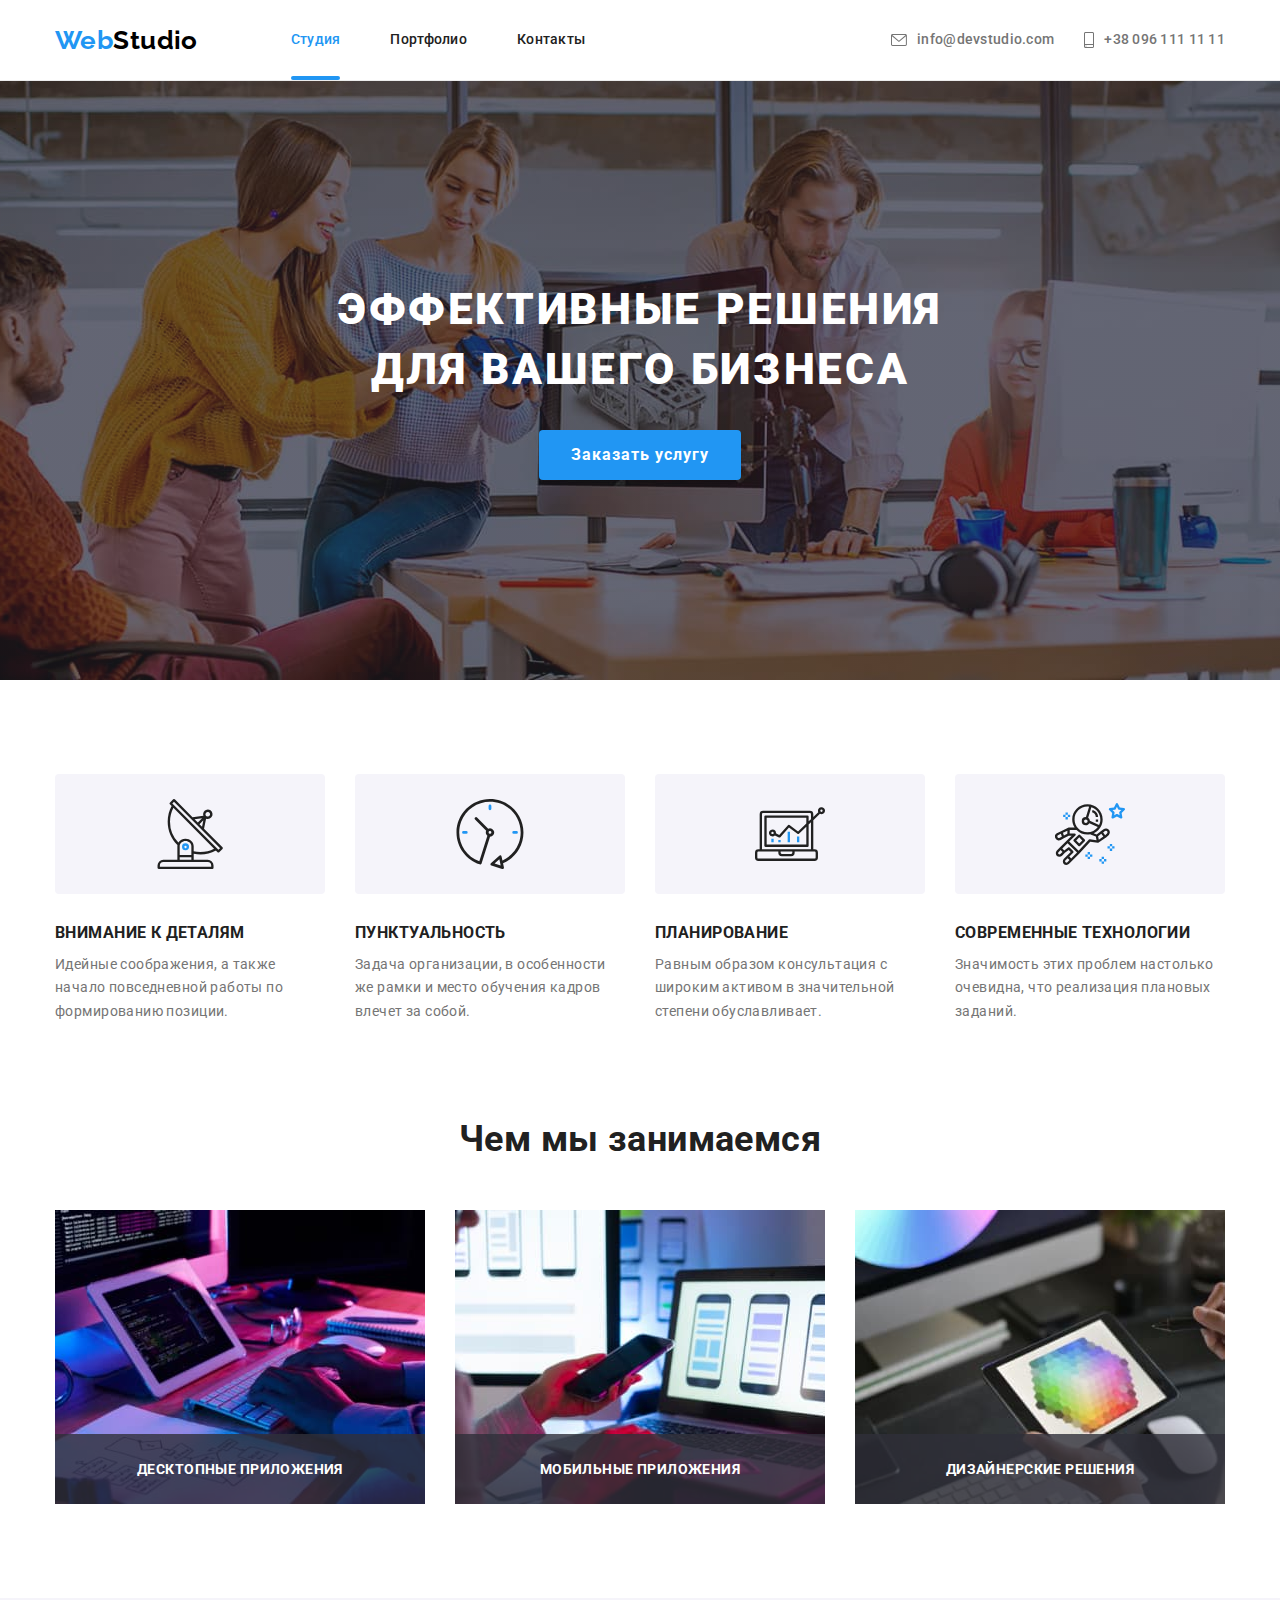
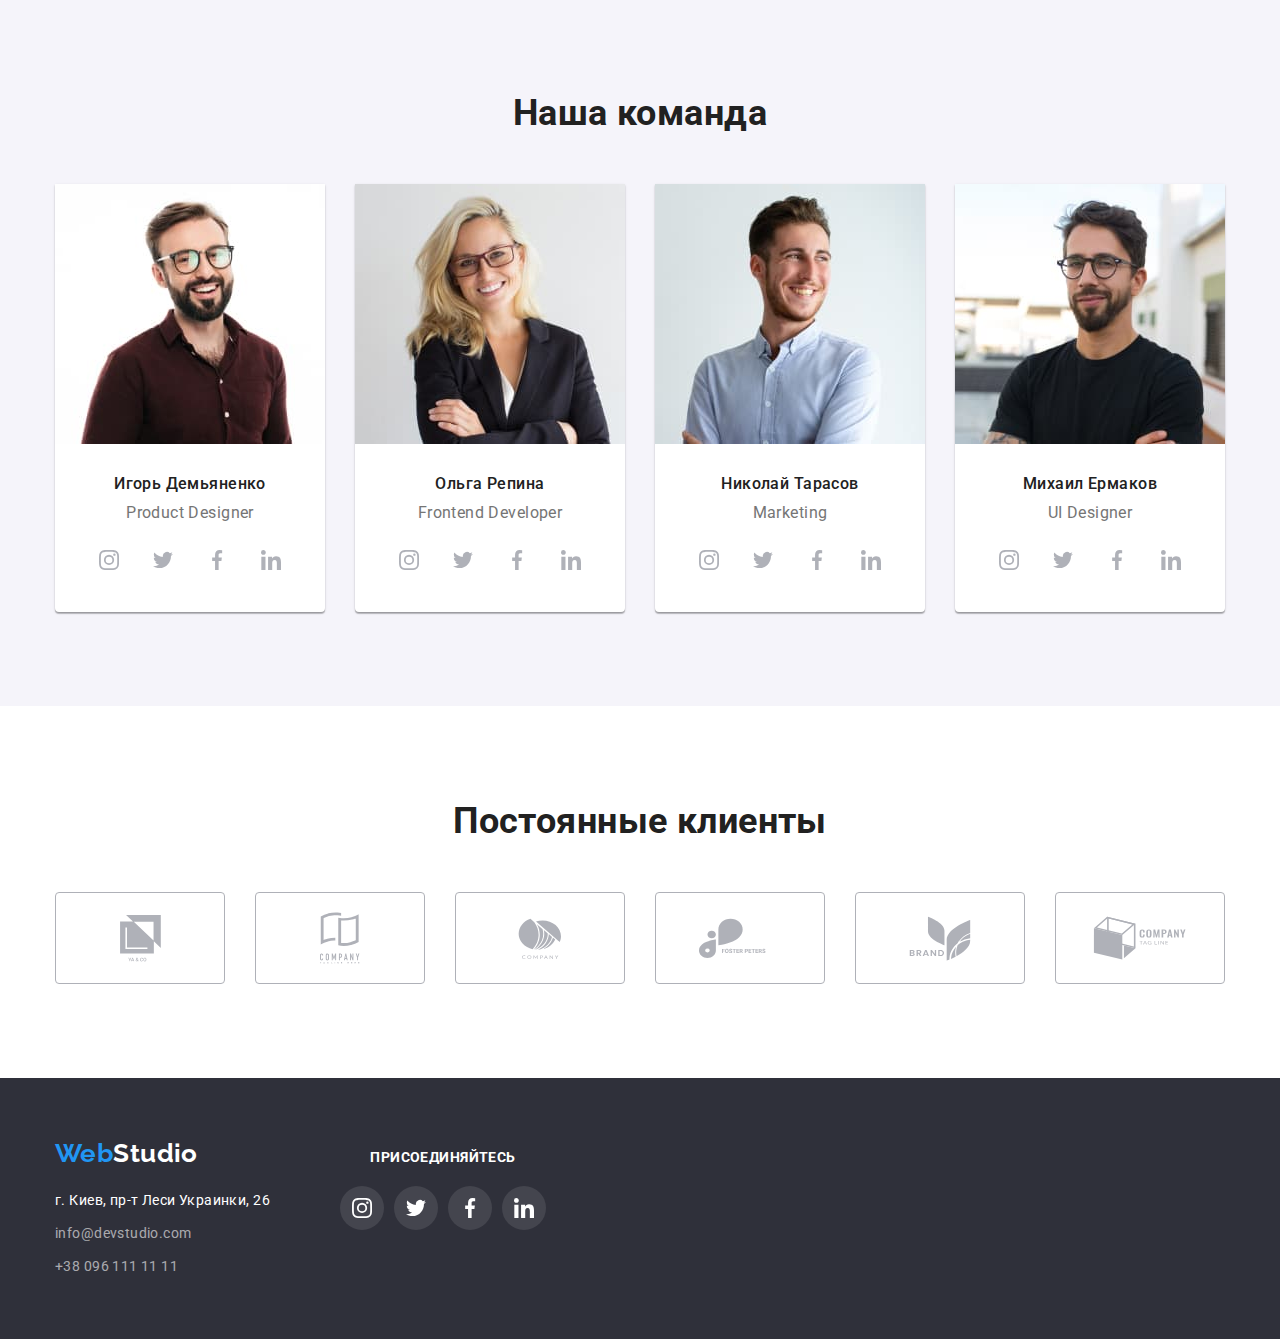
<file: index.html>
<!DOCTYPE html>
<html lang="ru">
    <head>
        <meta charset="UTF-8">
        <meta http-equiv="X-UA-Compatible" content="IE=edge">
        <meta name="viewport" content="width=device-width, initial-scale=1.0">
        <title>Document</title> 

        <link rel="preconnect" href="https://fonts.gstatic.com" />
        <link 
            href="https://fonts.googleapis.com/css2?family=Raleway:wght@700&family=Roboto:wght@400;500;700;900&display=swap"
            rel="stylesheet" />
        <link rel="stylesheet" href="https://cdnjs.cloudflare.com/ajax/libs/modern-normalize/1.0.0/modern-normalize.min.css" />
        <link rel="stylesheet" href="./css/styles.css" />
    </head>

  
    <body>
        <!-- Шапка -->
        <header class="page-header">
            <div class="container header">
                <nav class="header-links"> 
                    <!-- Логотип, название сайта и ссылка на Главную-->
                    <a class="logo" href="/">
                        Web<span class="logo-part">Studio</span>
                    </a>

                    <!-- Навигация в шапке -->
                    <ul class="site-nav list"> 
                        <li class="item"><a href="./index.html" class="link current">Студия</a></li>
                        <li class="item"><a href="./portfolio.html" class="link">Портфолио</a></li>
                        <li class="item"><a href="./contacts.html" class="link">Контакты</a></li>
                    </ul>
                </nav>

                <ul class="contacts list">
                    <li class="item">
                        <a href="mailto:info@devstudio.com" class="link">
                            <svg class="icon envelope" width="16" height="12">
                                <use href="./images/icons.svg#envelope"></use>
                            </svg>
                            info@devstudio.com
                        </a>
                    </li>
                    <li class="item">
                        <a href="tel:+380961111111" class="link">
                            <svg class="icon smartphone" width="10" height="16">
                                <use href="./images/icons.svg#smartphone"></use>
                            </svg>
                            +38 096 111 11 11
                        </a>
                    </li>
                </ul>
            </div>
        </header>

        <main>
            <!-- Баннер -->
            <section class="banner">
                <h1 class="banner-title">ЭФФЕКТИВНЫЕ РЕШЕНИЯ<br />ДЛЯ ВАШЕГО БИЗНЕСА</h1>
                <button data-modal-open type="button" class="buttons banner-button">Заказать услугу</button>
            </section>

            <!-- Особенности -->
            <section class="section">
                <div class="container">
                    <ul class="features list">
                        <li class="item">
                            <div class="features-icons">
                                <svg class="icon" width="70" height="70">
                                    <use href="./images/icons.svg#antenna"></use>
                                </svg>
                            </div>
                            <h3 class="features-title">ВНИМАНИЕ К ДЕТАЛЯМ</h3>
                            <p class="features-text">Идейные соображения, а также начало повседневной работы по формированию позиции.</p>
                        </li>
                        <li class="item">
                            <div class="features-icons">
                                <svg class="icon" width="70" height="70">
                                    <use href="./images/icons.svg#clock"></use>
                                </svg>
                            </div>
                            <h3 class="features-title">ПУНКТУАЛЬНОСТЬ</h3>
                            <p class="features-text">Задача организации, в особенности же рамки и место обучения кадров влечет за собой.</p>
                        </li>
                        <li class="item">
                            <div class="features-icons">
                                <svg class="icon" width="70" height="70">
                                    <use href="./images/icons.svg#diagram"></use>
                                </svg>
                            </div>
                            <h3 class="features-title" >ПЛАНИРОВАНИЕ</h3>
                            <p class="features-text">Равным образом консультация с широким активом в значительной степени обуславливает.</p>
                        </li>
                        <li class="item">
                            <div class="features-icons">
                                <svg class="icon" width="70" height="70">
                                    <use href="./images/icons.svg#astronaut"></use>
                                </svg>
                            </div>
                            <h3 class="features-title">СОВРЕМЕННЫЕ ТЕХНОЛОГИИ</h3>
                            <p class="features-text">Значимость этих проблем настолько очевидна, что реализация плановых заданий.</p>
                        </li>
                    </ul>
                </div>
            </section>

            <!-- Чем мы занимаемся -->
            <section class="section working">
                <div class="container">
                    <h2 class="section-title">Чем мы занимаемся</h2>
                    <ul class="img-work list">
                        <li class="item">
                            <img src="./images/img.jpg" alt="Компьютер" width="370" height="294">
                            <div class="work-title">
                                <h3 class="title">ДЕСКТОПНЫЕ ПРИЛОЖЕНИЯ</h3>
                            </div>
                        </li>
                        <li class="item">
                            <img src="./images/img2.jpg" alt="Телефон" width="370" height="294">
                            <div class="work-title">
                                <h3 class="title">МОБИЛЬНЫЕ ПРИЛОЖЕНИЯ</h3>
                            </div>
                        </li>
                        <li class="item">
                            <img src="./images/img3.jpg" alt="Планшет" width="370" height="294">
                            <div class="work-title">
                                <h3 class="title">ДИЗАЙНЕРСКИЕ РЕШЕНИЯ</h3>
                            </div>
                        </li>
                    </ul>
                </div>
            </section>

            <!-- Наша команда -->
            <section class="section team">
                <div class="container">
                    <h2 class="section-title">Наша команда</h2>
                    <ul class="dream-team list">
                        <li class="team-member">
                            <img src="./images/photo1.jpg" alt="Игорь Демьяненко" width="270" height="260">
                            <div class="member-content">
                                <h3 class="member-name">Игорь Демьяненко</h3>
                                <p class="member-position">Product Designer</p>
                            
                                <ul class="member-pages list">
                                    <li class="page item">
                                        <a href="" class="page-icon link" aria-label="Instagram">
                                            <svg class="icon" width="20" height="20">
                                                <use href="./images/icons.svg#instagram"></use>
                                            </svg>
                                        </a>
                                    </li>

                                    <li class="page item">
                                        <a href="" class="page-icon link" aria-label="Twitter">
                                            <svg class="icon" width="20" height="20">
                                                <use href="./images/icons.svg#twitter"></use>
                                            </svg>
                                        </a>
                                    </li>

                                    <li class="page item">
                                        <a href="" class="page-icon link" aria-label="Facebook">
                                            <svg class="icon" width="20" height="20">
                                                <use href="./images/icons.svg#facebook"></use>
                                            </svg>
                                        </a>
                                    </li>

                                    <li class="page item">
                                        <a href="" class="page-icon link" aria-label="Linkedin">
                                            <svg class="icon" width="20" height="20">
                                                <use href="./images/icons.svg#linkedin"></use>
                                            </svg>
                                        </a>
                                    </li>
                                </ul>
                            </div>
                        </li>
                        <li class="team-member">
                            <img src="./images/photo2.jpg" alt="Ольга Репина" width="270" height="260">
                            <div class="member-content">
                                <h3 class="member-name">Ольга Репина</h3>
                                <p class="member-position">Frontend Developer</p>

                                <ul class="member-pages list">
                                    <li class="page item">
                                        <a href="" class="page-icon link" aria-label="Instagram">
                                            <svg class="icon" width="20" height="20">
                                                <use href="./images/icons.svg#instagram"></use>
                                            </svg>
                                        </a>
                                    </li>
                                
                                    <li class="page item">
                                        <a href="" class="page-icon link" aria-label="Twitter">
                                            <svg class="icon" width="20" height="20">
                                                <use href="./images/icons.svg#twitter"></use>
                                            </svg>
                                        </a>
                                    </li>
                                
                                    <li class="page item">
                                        <a href="" class="page-icon link" aria-label="Facebook">
                                            <svg class="icon" width="20" height="20">
                                                <use href="./images/icons.svg#facebook"></use>
                                            </svg>
                                        </a>
                                    </li>
                                
                                    <li class="page item">
                                        <a href="" class="page-icon link" aria-label="Linkedin">
                                            <svg class="icon" width="20" height="20">
                                                <use href="./images/icons.svg#linkedin"></use>
                                            </svg>
                                        </a>
                                    </li>
                                </ul>
                            </div>
                        </li>
                        <li class="team-member">
                            <img src="./images/photo3.jpg" alt="Николай Тарасов" width="270" height="260">
                            <div class="member-content">
                                <h3 class="member-name">Николай Тарасов</h3>
                                <p class="member-position">Marketing</p>

                                <ul class="member-pages list">
                                    <li class="page item">
                                        <a href="" class="page-icon link" aria-label="Instagram">
                                            <svg class="icon" width="20" height="20">
                                                <use href="./images/icons.svg#instagram"></use>
                                            </svg>
                                        </a>
                                    </li>
                                
                                    <li class="page item">
                                        <a href="" class="page-icon link" aria-label="Twitter">
                                            <svg class="icon" width="20" height="20">
                                                <use href="./images/icons.svg#twitter"></use>
                                            </svg>
                                        </a>
                                    </li>
                                
                                    <li class="page item">
                                        <a href="" class="page-icon link" aria-label="Facebook">
                                            <svg class="icon" width="20" height="20">
                                                <use href="./images/icons.svg#facebook"></use>
                                            </svg>
                                        </a>
                                    </li>
                                
                                    <li class="page item">
                                        <a href="" class="page-icon link" aria-label="Linkedin">
                                            <svg class="icon" width="20" height="20">
                                                <use href="./images/icons.svg#linkedin"></use>
                                            </svg>
                                        </a>
                                    </li>
                                </ul>
                            </div>
                        </li>
                        <li class="team-member">
                            <img src="./images/photo4.jpg" alt="Михаил Ермаков" width="270" height="260">
                            <div class="member-content">
                                <h3 class="member-name">Михаил Ермаков</h3>
                                <p class="member-position">UI Designer</p>

                                <ul class="member-pages list">
                                    <li class="page item">
                                        <a href="" class="page-icon link" aria-label="Instagram">
                                            <svg class="icon" width="20" height="20">
                                                <use href="./images/icons.svg#instagram"></use>
                                            </svg>
                                        </a>
                                    </li>
                                
                                    <li class="page item">
                                        <a href="" class="page-icon link" aria-label="Twitter">
                                            <svg class="icon" width="20" height="20">
                                                <use href="./images/icons.svg#twitter"></use>
                                            </svg>
                                        </a>
                                    </li>
                                
                                    <li class="page item">
                                        <a href="" class="page-icon link" aria-label="Facebook">
                                            <svg class="icon" width="20" height="20">
                                                <use href="./images/icons.svg#facebook"></use>
                                            </svg>
                                        </a>
                                    </li>
                                
                                    <li class="page item">
                                        <a href="" class="page-icon link" aria-label="Linkedin">
                                            <svg class="icon" width="20" height="20">
                                                <use href="./images/icons.svg#linkedin"></use>
                                            </svg>
                                        </a>
                                    </li>
                                </ul>
                            </div>
                        </li>
                    </ul>
                </div>
            </section>

            <section class="section">
                <div class="container">
                    <h2 class="section-title">Постоянные клиенты</h2>
                
                    <ul class="clients list">
                        <li class="group item">
                            <a href="" class="group-icon link" aria-label="Company">
                                <svg class="icon" width="41" height="46.7">
                                    <use href="./images/icons.svg#group"></use>
                                </svg>
                            </a>
                        </li>

                        <li class="group item">
                            <a href="" class="group-icon link" aria-label="Company">
                                <svg class="icon" width="40" height="52">
                                    <use href="./images/icons.svg#group-2"></use>
                                </svg>
                            </a>
                        </li>

                        <li class="group item">
                            <a href="" class="group-icon link" aria-label="Company">
                                <svg class="icon" width="43.46" height="41.18">
                                    <use href="./images/icons.svg#group-3"></use>
                                </svg>
                            </a>
                        </li>

                        <li class="group item">
                            <a href="" class="group-icon link" aria-label="Company">
                                <svg class="icon" width="84.44" height="40.62">
                                    <use href="./images/icons.svg#group-4"></use>
                                </svg>
                            </a>
                        </li>

                        <li class="group item">
                            <a href="" class="group-icon link" aria-label="Company">
                                <svg class="icon" width="62.54" height="45.43">
                                    <use href="./images/icons.svg#group-5"></use>
                                </svg>
                            </a>
                        </li>

                        <li class="group item">
                            <a href="" class="group-icon link" aria-label="Company">
                                <svg class="icon" width="93.79" height="43.93">
                                    <use href="./images/icons.svg#group-6"></use>
                                </svg>
                            </a>
                        </li>
                    </ul>
                </div>
            </section>

        </main>

        <!-- Подвал -->
        <footer class="footer">
            <div class="container">
                <div class="footer-address">
                    <!-- Логотип, название сайта и ссылка на Главную-->
                    <a class="logo" href="/">
                        Web<span class="logo-part">Studio</span>
                    </a>

                    <address class="address">
                        <p class="address-text">г. Киев, пр-т Леси Украинки, 26</p>
                
                        <ul class="list">
                            <li class="item"><a href="mailto:info@devstudio.com" class="link">info@devstudio.com</a></li>
                            <li class="item"><a href="tel:+380961111111" class="link">+38 096 111 11 11</a></li>
                        </ul>
                    </address>
                </div>

                <div class="social">
                    <h3 class="title">ПРИСОЕДИНЯЙТЕСЬ</h3>

                    <ul class="social-pages list">
                        <li class="page item">
                            <a href="" class="page-icon link" aria-label="Instagram">
                                <svg class="icon" width="20" height="20">
                                    <use href="./images/icons.svg#instagram"></use>
                                </svg>
                            </a>
                        </li>
                    
                        <li class="page item">
                            <a href="" class="page-icon link" aria-label="Twitter">
                                <svg class="icon" width="20" height="20">
                                    <use href="./images/icons.svg#twitter"></use>
                                </svg>
                            </a>
                        </li>
                    
                        <li class="page item">
                            <a href="" class="page-icon link" aria-label="Facebook">
                                <svg class="icon" width="20" height="20">
                                    <use href="./images/icons.svg#facebook"></use>
                                </svg>
                            </a>
                        </li>
                    
                        <li class="page item">
                            <a href="" class="page-icon link" aria-label="Linkedin">
                                <svg class="icon" width="20" height="20">
                                    <use href="./images/icons.svg#linkedin"></use>
                                </svg>
                            </a>
                        </li>
                    </ul>

                </div>
            </div>

        </footer>

        <div data-modal class="backdrop is-hidden">
            <div class="modal">
                <button data-modal-close class="close-btn">
                    <svg class="close-icon" width="11" height="11">
                        <use href="./images/icons.svg#close"></use>
                    </svg>
                </button>
            </div>
        </div>

        <script src="./js/modal.js"></script>
    </body>
</html>
</file>
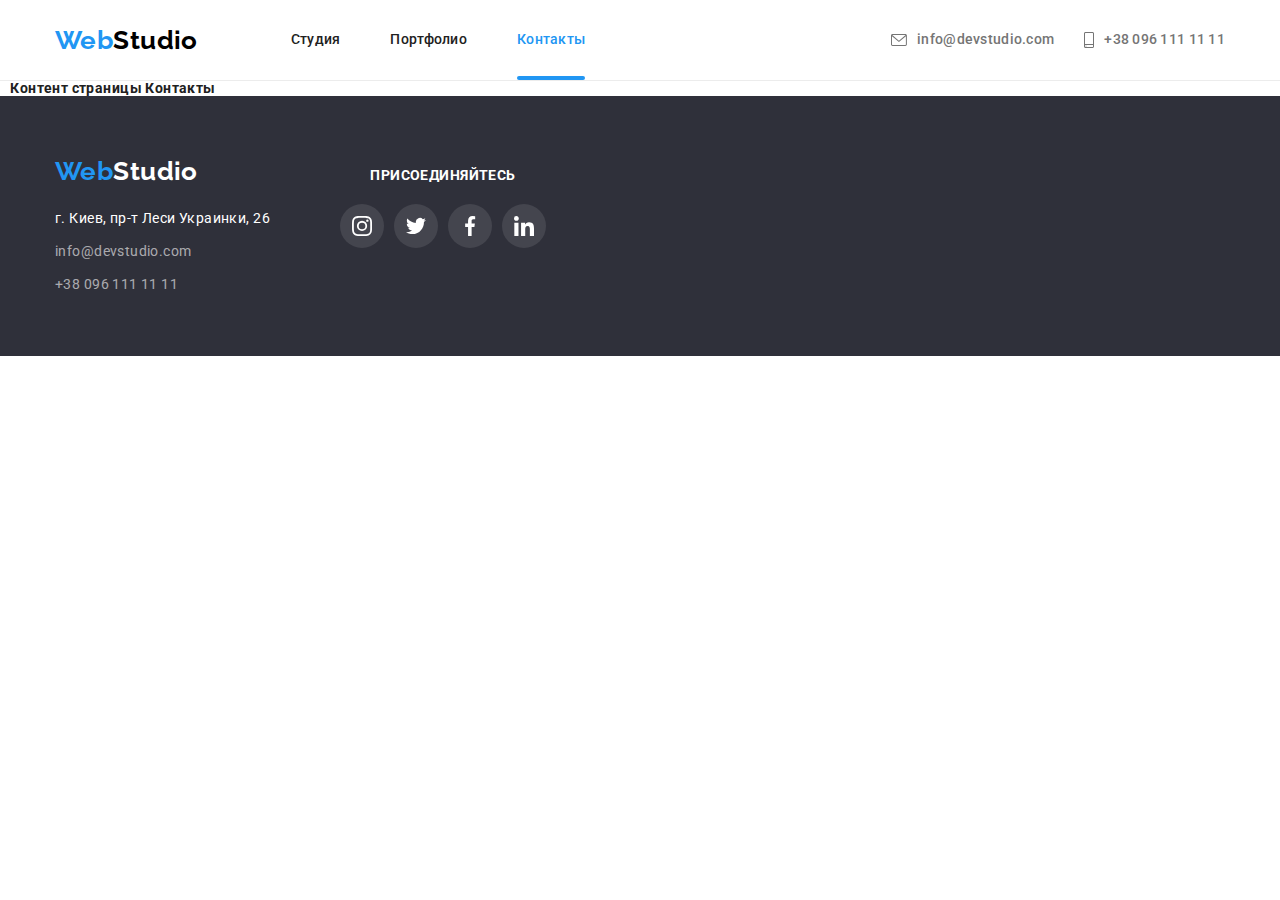
<file: contacts.html>
<!DOCTYPE html>
<html lang="ru">
    <head>
        <meta charset="UTF-8">
        <meta http-equiv="X-UA-Compatible" content="IE=edge">
        <meta name="viewport" content="width=device-width, initial-scale=1.0">
        <title>Document</title>

        <link rel="preconnect" href="https://fonts.gstatic.com" />
        <link
            href="https://fonts.googleapis.com/css2?family=Raleway:wght@700&family=Roboto:wght@400;500;700;900&display=swap"
            rel="stylesheet" />
        <link rel="stylesheet"
            href="https://cdnjs.cloudflare.com/ajax/libs/modern-normalize/1.0.0/modern-normalize.min.css" />
        <link rel="stylesheet" href="./css/styles.css" />
    </head>


    <body>
        <!-- Шапка -->
        <header class="page-header">
            <div class="container header">
                <nav class="header-links">
                    <!-- Логотип, название сайта и ссылка на Главную-->
                    <a class="logo" href="/">
                        Web<span class="logo-part">Studio</span>
                    </a>
        
                    <!-- Навигация в шапке -->
                    <ul class="site-nav list">
                        <li class="item"><a href="./index.html" class="link">Студия</a></li>
                        <li class="item"><a href="./portfolio.html" class="link">Портфолио</a></li>
                        <li class="item"><a href="./contacts.html" class="link current">Контакты</a></li>
                    </ul>
                </nav>
        
                <ul class="contacts list">
                    <li class="item">
                        <a href="mailto:info@devstudio.com" class="link">
                            <svg class="icon envelope" width="16" height="12">
                                <use href="./images/icons.svg#envelope"></use>
                            </svg>
                            info@devstudio.com
                        </a>
                    </li>
                    <li class="item">
                        <a href="tel:+380961111111" class="link">
                            <svg class="icon smartphone" width="10" height="16">
                                <use href="./images/icons.svg#smartphone"></use>
                            </svg>
                            +38 096 111 11 11
                        </a>
                    </li>
                </ul>
            </div>
        </header>


        <main>  
            Контент страницы Контакты
        </main>

        <!-- Подвал -->
        <footer class="footer">
            <div class="container">
                <div class="footer-address">
                    <!-- Логотип, название сайта и ссылка на Главную-->
                    <a class="logo" href="/">
                        Web<span class="logo-part">Studio</span>
                    </a>
        
                    <address class="address">
                        <p class="address-text">г. Киев, пр-т Леси Украинки, 26</p>
        
                        <ul class="list">
                            <li class="item"><a href="mailto:info@devstudio.com" class="link">info@devstudio.com</a></li>
                            <li class="item"><a href="tel:+380961111111" class="link">+38 096 111 11 11</a></li>
                        </ul>
                    </address>
                </div>
        
                <div class="social">
                    <h3 class="title">ПРИСОЕДИНЯЙТЕСЬ</h3>
        
                    <ul class="social-pages list">
                        <li class="page item">
                            <a href="" class="page-icon link" aria-label="Instagram">
                                <svg class="icon" width="20" height="20">
                                    <use href="./images/icons.svg#instagram"></use>
                                </svg>
                            </a>
                        </li>
        
                        <li class="page item">
                            <a href="" class="page-icon link" aria-label="Twitter">
                                <svg class="icon" width="20" height="20">
                                    <use href="./images/icons.svg#twitter"></use>
                                </svg>
                            </a>
                        </li>
        
                        <li class="page item">
                            <a href="" class="page-icon link" aria-label="Facebook">
                                <svg class="icon" width="20" height="20">
                                    <use href="./images/icons.svg#facebook"></use>
                                </svg>
                            </a>
                        </li>
        
                        <li class="page item">
                            <a href="" class="page-icon link" aria-label="Linkedin">
                                <svg class="icon" width="20" height="20">
                                    <use href="./images/icons.svg#linkedin"></use>
                                </svg>
                            </a>
                        </li>
                    </ul>
        
                </div>
            </div>
        
        </footer>
    </body>

</html>
</file>
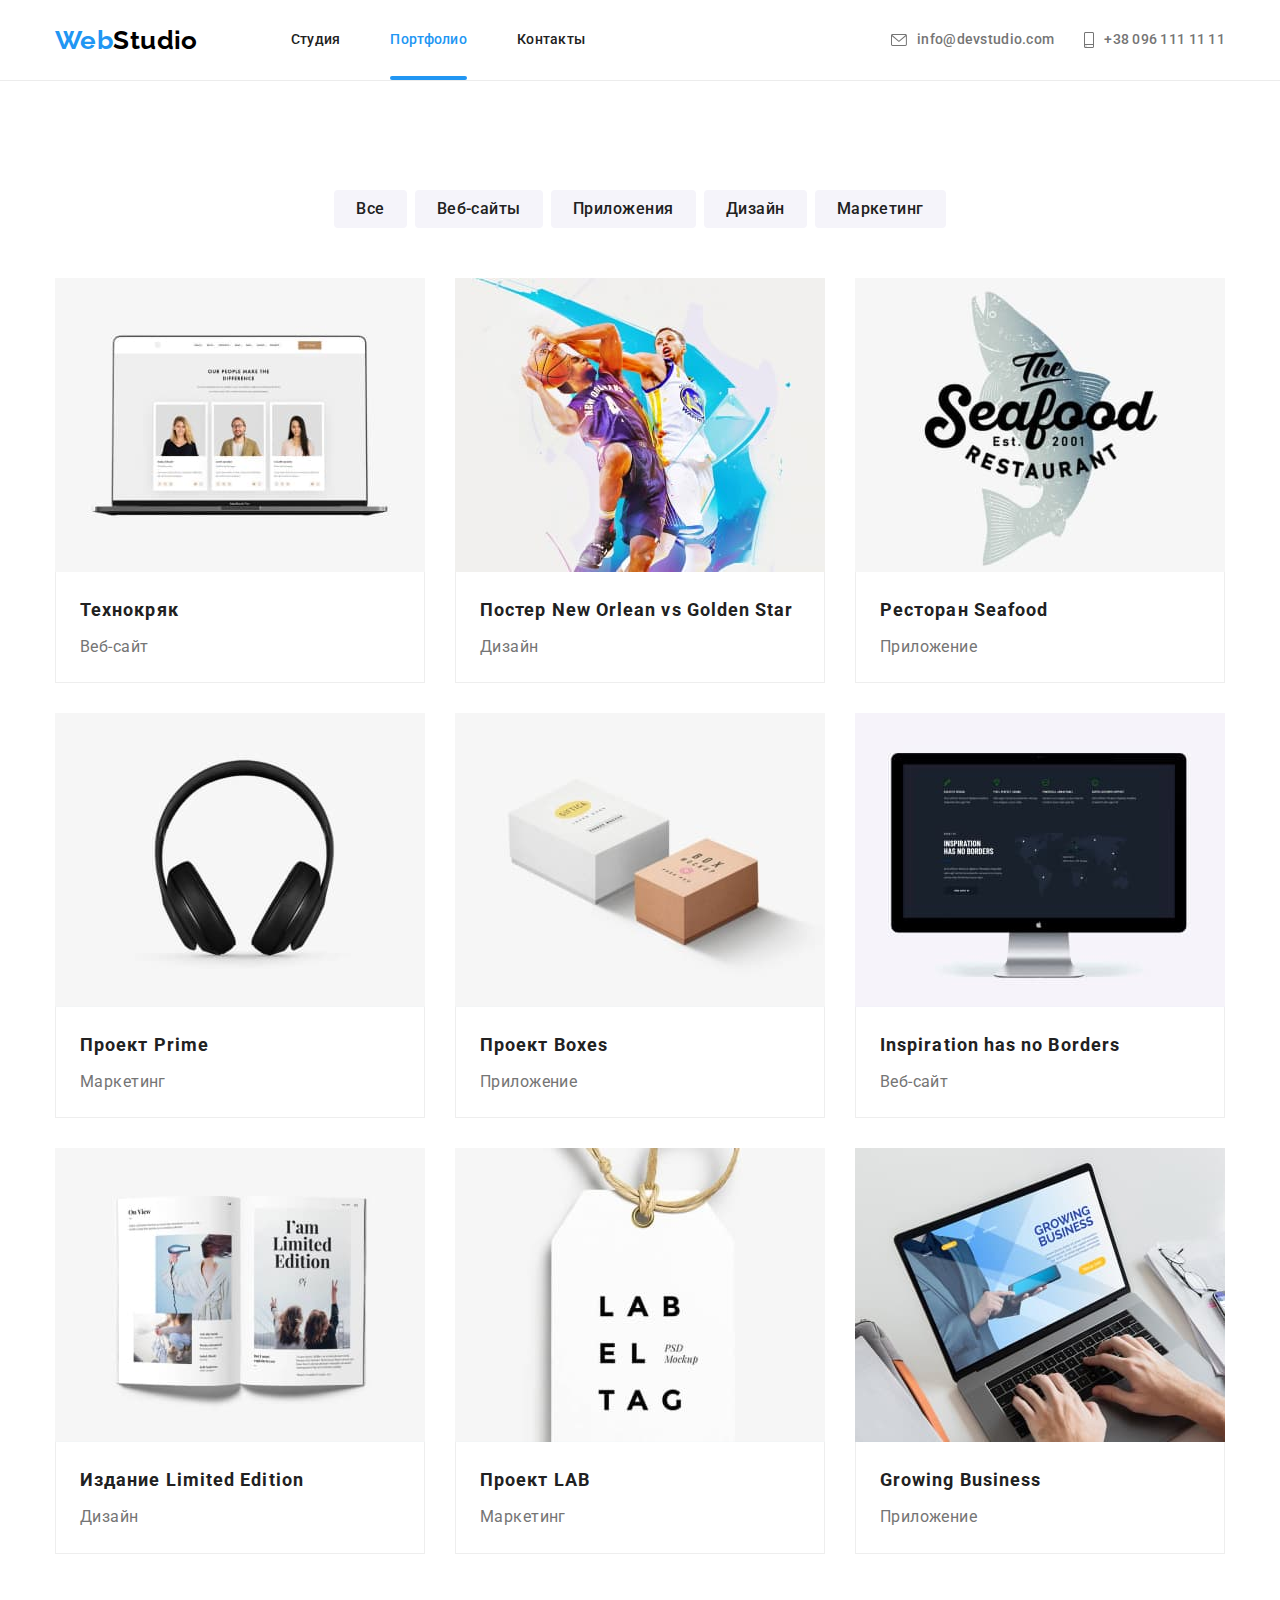
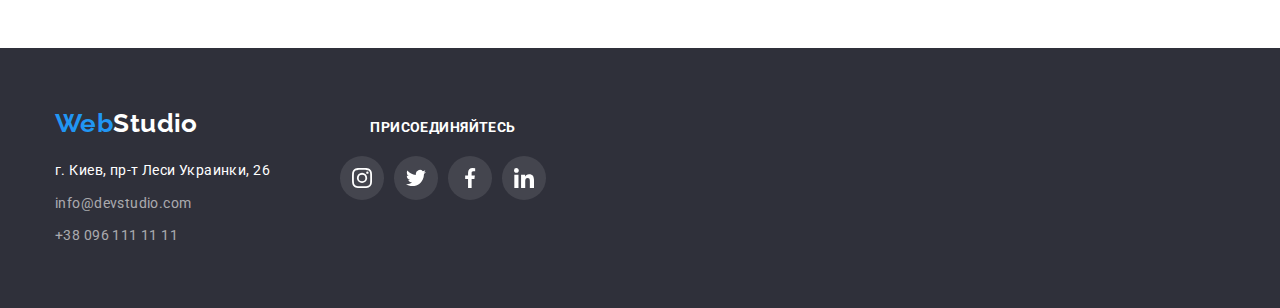
<file: portfolio.html>
<!DOCTYPE html>
<html lang="ru">
    <head>
        <meta charset="UTF-8">
        <meta http-equiv="X-UA-Compatible" content="IE=edge">
        <meta name="viewport" content="width=device-width, initial-scale=1.0">
        <title>Document</title>

        <link rel="preconnect" href="https://fonts.gstatic.com" />
        <link
            href="https://fonts.googleapis.com/css2?family=Raleway:wght@700&family=Roboto:wght@400;500;700;900&display=swap"
            rel="stylesheet" />
        <link rel="stylesheet"
            href="https://cdnjs.cloudflare.com/ajax/libs/modern-normalize/1.0.0/modern-normalize.min.css" />
        <link rel="stylesheet" href="./css/styles.css" />
    </head>


    <body>
        <!-- Шапка -->
        <header class="page-header">
            <div class="container header">
                <nav class="header-links">
                    <!-- Логотип, название сайта и ссылка на Главную-->
                    <a class="logo" href="/">
                        Web<span class="logo-part">Studio</span>
                    </a>

                    <!-- Навигация в шапке -->
                    <ul class="site-nav list">
                        <li class="item"><a href="./index.html" class="link">Студия</a></li>
                        <li class="item"><a href="./portfolio.html" class="link current">Портфолио</a></li>
                        <li class="item"><a href="./contacts.html" class="link">Контакты</a></li>
                    </ul>
                </nav>

                <ul class="contacts list">
                    <li class="item">
                        <a href="mailto:info@devstudio.com" class="link">
                            <svg class="icon envelope" width="16" height="12">
                                <use href="./images/icons.svg#envelope"></use>
                            </svg>
                            info@devstudio.com
                        </a>
                    </li>
                    <li class="item">
                        <a href="tel:+380961111111" class="link">
                            <svg class="icon smartphone" width="10" height="16">
                                <use href="./images/icons.svg#smartphone"></use>
                            </svg>
                            +38 096 111 11 11
                        </a>
                    </li>
                </ul>
            </div>
        </header>

        <main>  
            <section class="section">
                <div class="container">
                    <ul class="btns-filters list">
                        <li class="item"><button type="button" class="buttons filter">Все</button></li>
                        <li class="item"><button type="button" class="buttons filter">Веб-сайты</button></li>
                        <li class="item"><button type="button" class="buttons filter">Приложения</button></li>
                        <li class="item"><button type="button" class="buttons filter">Дизайн</button></li>
                        <li class="item"><button type="button" class="buttons filter">Маркетинг</button></li>
                    </ul>
                

                    <ul class="projects list">
                        <li class="project">
                            <a href="" class="link">
                                <div class="project-thumb">
                                    <img src="./images/img-1.jpg" alt="МакБук" width="370" height="294">

                                    <div class="project-description">
                                        <p class="description">
                                            Технокряк это современная площадка распространения коровируса. Компании используют эту платформу для цифрового
                                            шпионажа и атак на защищенные сервера конкурентов.
                                        </p>
                                    </div>
                                </div>  
                                
                                <div class="project-content">
                                    <h2 class="project-name">Технокряк</h2>
                                    <p class="project-type">Веб-сайт</p>
                                </div>
                            </a>
                        </li>
                        
                        <li class="project">
                            <a href="" class="link">
                                <div class="project-thumb">
                                    <img src="./images/img-2.jpg" alt="Игра в баскетбол" width="370" height="294">

                                    <div class="project-description">
                                        <p class="description">
                                            Технокряк это современная площадка распространения коровируса. Компании используют эту платформу для цифрового
                                            шпионажа и атак на защищенные сервера конкурентов.
                                        </p>
                                    </div>
                                </div>

                                <div class="project-content">
                                    <h2 class="project-name">Постер New Orlean vs Golden Star</h2>
                                    <p class="project-type">Дизайн</p>
                                </div>
                            </a>
                        </li>

                        <li class="project">
                            <a href="" class="link">
                                <div class="project-thumb">
                                    <img src="./images/img-3.jpg" alt="Логотип ресторана" width="370" height="294">

                                    <div class="project-description">
                                        <p class="description">
                                            Технокряк это современная площадка распространения коровируса. Компании используют эту платформу для цифрового
                                            шпионажа и атак на защищенные сервера конкурентов.
                                        </p>
                                    </div>
                                </div>

                                <div class="project-content">
                                    <h2 class="project-name">Ресторан Seafood</h2>
                                    <p class="project-type">Приложение</p>
                                </div>
                            </a>
                        </li>

                        <li class="project">
                            <a href="" class="link">
                                <div class="project-thumb">
                                    <img src="./images/img-4.jpg" alt="Черные нушники" width="370" height="294">

                                    <div class="project-description">
                                        <p class="description">
                                            Технокряк это современная площадка распространения коровируса. Компании используют эту платформу для цифрового
                                            шпионажа и атак на защищенные сервера конкурентов.
                                        </p>
                                    </div>
                                </div>

                                <div class="project-content">
                                    <h2 class="project-name">Проект Prime</h2>
                                    <p class="project-type">Маркетинг</p>
                                </div>
                            </a>
                        </li>
                        <li class="project">
                            <a href="" class="link">
                                <div class="project-thumb">
                                    <img src="./images/img-5.jpg" alt="Две коробки" width="370" height="294">

                                    <div class="project-description">
                                        <p class="description">
                                            Технокряк это современная площадка распространения коровируса. Компании используют эту платформу для цифрового
                                            шпионажа и атак на защищенные сервера конкурентов.
                                        </p>
                                    </div>
                                </div>

                                <div class="project-content">
                                    <h2 class="project-name">Проект Boxes</h2>
                                    <p class="project-type">Приложение</p>
                                </div>
                            </a>
                        </li>
                        <li class="project">
                            <a href="" class="link">
                                <div class="project-thumb">
                                    <img src="./images/img-6.jpg" alt="АйМак" width="370" height="294">

                                    <div class="project-description">
                                        <p class="description">
                                            Технокряк это современная площадка распространения коровируса. Компании используют эту платформу для цифрового
                                            шпионажа и атак на защищенные сервера конкурентов.
                                        </p>
                                    </div>
                                </div>

                                <div class="project-content">
                                    <h2 class="project-name">Inspiration has no Borders</h2>
                                    <p class="project-type">Веб-сайт</p>
                                </div>
                            </a>
                        </li>
                        <li class="project">
                            <a href="" class="link">
                                <div class="project-thumb">
                                    <img src="./images/img-7.jpg" alt="Книга" width="370" height="294">

                                    <div class="project-description">
                                        <p class="description">
                                            Технокряк это современная площадка распространения коровируса. Компании используют эту платформу для цифрового
                                            шпионажа и атак на защищенные сервера конкурентов.
                                        </p>
                                    </div>
                                </div>

                                <div class="project-content">
                                    <h2 class="project-name">Издание Limited Edition</h2>
                                    <p class="project-type">Дизайн</p>
                                </div>
                            </a>
                        </li>
                        <li class="project">
                            <a href="" class="link">
                                <div class="project-thumb">
                                    <img src="./images/img-8.jpg" alt="Ярлык" width="370" height="294">

                                    <div class="project-description">
                                        <p class="description">
                                            Технокряк это современная площадка распространения коровируса. Компании используют эту платформу для цифрового
                                            шпионажа и атак на защищенные сервера конкурентов.
                                        </p>
                                    </div>
                                </div>

                                <div class="project-content">
                                    <h2 class="project-name">Проект LAB</h2>
                                    <p class="project-type">Маркетинг</p>
                                </div>
                            </a>
                        </li>
                        <li class="project">
                            <a href="" class="link">
                                <div class="project-thumb">
                                    <img src="./images/img-9.jpg" alt="Работа за ноутбуком" width="370" height="294">

                                    <div class="project-description">
                                        <p class="description">
                                            Технокряк это современная площадка распространения коровируса. Компании используют эту платформу для цифрового
                                            шпионажа и атак на защищенные сервера конкурентов.
                                        </p>
                                    </div>
                                </div>

                                <div class="project-content">
                                    <h2 class="project-name">Growing Business</h2>
                                    <p class="project-type">Приложение</p>
                                </div>
                            </a>
                        </li>
                    </ul>
                </div>

            </section>

        </main>

        <!-- Подвал -->
        <footer class="footer">
            <div class="container">
                <div class="footer-address">
                    <!-- Логотип, название сайта и ссылка на Главную-->
                    <a class="logo" href="/">
                        Web<span class="logo-part">Studio</span>
                    </a>
        
                    <address class="address">
                        <p class="address-text">г. Киев, пр-т Леси Украинки, 26</p>
        
                        <ul class="list">
                            <li class="item"><a href="mailto:info@devstudio.com" class="link">info@devstudio.com</a></li>
                            <li class="item"><a href="tel:+380961111111" class="link">+38 096 111 11 11</a></li>
                        </ul>
                    </address>
                </div>
        
                <div class="social">
                    <h3 class="title">ПРИСОЕДИНЯЙТЕСЬ</h3>
        
                    <ul class="social-pages list">
                        <li class="page item">
                            <a href="" class="page-icon link" aria-label="Instagram">
                                <svg class="icon" width="20" height="20">
                                    <use href="./images/icons.svg#instagram"></use>
                                </svg>
                            </a>
                        </li>
        
                        <li class="page item">
                            <a href="" class="page-icon link" aria-label="Twitter">
                                <svg class="icon" width="20" height="20">
                                    <use href="./images/icons.svg#twitter"></use>
                                </svg>
                            </a>
                        </li>
        
                        <li class="page item">
                            <a href="" class="page-icon link" aria-label="Facebook">
                                <svg class="icon" width="20" height="20">
                                    <use href="./images/icons.svg#facebook"></use>
                                </svg>
                            </a>
                        </li>
        
                        <li class="page item">
                            <a href="" class="page-icon link" aria-label="Linkedin">
                                <svg class="icon" width="20" height="20">
                                    <use href="./images/icons.svg#linkedin"></use>
                                </svg>
                            </a>
                        </li>
                    </ul>
        
                </div>
            </div>
        
        </footer>
    
    </body>
</html>
</file>
<file: css/styles.css>
:root {
  --primery-text-color: #212121;
  --title-text-color: #757575;
  --accent-color: #2196f3;
  --white-text-color: #ffffff;
  --logo-header-part-color: #000000;
  --logo-footer-part-color: #ffffff;
  --contacts-header-color: #757575;
  --contacts-footer-color: rgba(255, 255, 255, 0.6);

  --banner-btn-hover-color: #188ce8;
  --primery-bg-color: #ffffff;
  --second-bg-color: #2f303a;
  --icon-bg-color: #f5f4fa;
  --icon-fill-color: #afb1b8;
  --footer-icon-bg-color: rgba(255, 255, 255, 0.1);
  --modal-bg-overlay-color: rgba(0, 0, 0, 0.2);
  --work-title-bg-color: rgba(47, 48, 58, 0.8);
  --thumb-bg-color: rgba(33, 150, 243, 0.9);

  --border-header-color: #ececec;
  --card-border-color: #eeeeee;
  --modal-close-border-color: rgba(0, 0, 0, 0.1);

  --card-shadow: 0px 1px 3px rgba(0, 0, 0, 0.12),
    0px 1px 1px rgba(0, 0, 0, 0.14), 0px 2px 1px rgba(0, 0, 0, 0.2);
  --filters-shadow: 0px 3px 1px rgba(0, 0, 0, 0.1),
    0px 1px 2px rgba(0, 0, 0, 0.08), 0px 2px 2px rgba(0, 0, 0, 0.12);
  --card-projects-shadow: 0px 1px 1px rgba(0, 0, 0, 0.12),
    0px 4px 4px rgba(0, 0, 0, 0.06), 1px 4px 6px rgba(0, 0, 0, 0.16);
  --modal-shadow: 0px 1px 3px rgba(0, 0, 0, 0.12),
    0px 1px 1px rgba(0, 0, 0, 0.14), 0px 2px 1px rgba(0, 0, 0, 0.2);
  --banner-button-shadow: 0px 4px 4px rgba(0, 0, 0, 0.15);

  --card-gap: 30px;
  --timing-function: cubic-bezier(0.4, 0, 0.2, 1);
}

/* Общие свойства */

/* страница */
body {
  font-family: Roboto, sans-serif;
  font-weight: 700;
  font-size: 14px;
  letter-spacing: 0.03em;

  padding-top: 80px;

  background-color: var(--primery-bg-color);
  color: var(--primery-text-color);
}

/* все img-файлы */
img {
  display: block;
  max-width: 100%;
  height: auto;
}

/* маркеры в списках */
.list {
  padding: 0;
  margin: 0;

  list-style: none;
}

/* все контейнеры */
.container {
  width: 1200px;
  padding-left: 15px;
  padding-right: 15px;
  margin-left: auto;
  margin-right: auto;
}

/* шапка */
.page-header {
  border-bottom: 1px solid var(--border-header-color);

  min-height: 80px;

  position: fixed;
  top: 0;
  left: 0;
  width: 100%;
  z-index: 1;

  background-color: var(--primery-bg-color);
}

.container.header {
  display: flex;
  align-items: center;
}

.header-links {
  display: flex;
  align-items: center;
}

.page-header .link {
  font-weight: 500;
  line-height: 1.14;
  letter-spacing: 0.02em;
  text-decoration: none;
}

/* логотип в шапке */
.logo {
  margin-right: 93px;

  font-family: Raleway, sans-serif;
  font-size: 26px;
  line-height: 1.19;
  text-decoration: none;

  color: var(--accent-color);
}

.page-header .logo-part {
  color: var(--logo-header-part-color);
}

/* навигация сайта */
.site-nav {
  display: flex;
}

.site-nav .item:not(:last-child) {
  margin-right: 50px;
}

.site-nav .link {
  display: block;
  padding-top: 32px;
  padding-bottom: 32px;

  color: var(--primery-text-color);

  transition: color 250ms var(--timing-function);
}

.site-nav .link:hover,
.site-nav .link:focus,
.site-nav .link:active {
  color: var(--accent-color);
}

.site-nav .link.current {
  position: relative;

  color: var(--accent-color);
}

.site-nav .link.current::after {
  content: "";
  position: absolute;
  bottom: 0;
  left: 0;

  display: inline-block;
  width: 100%;
  height: 4px;

  background-color: var(--accent-color);
  border-radius: 2px;
}

/* контакты в шапке */
.contacts {
  display: flex;
  margin-left: auto;
}

.contacts .item:not(:last-child) {
  margin-right: 30px;
}

.contacts .item {
  color: var(--contacts-header-color);
}

.contacts .link {
  display: flex;

  align-items: center;

  padding-top: 32px;
  padding-bottom: 32px;

  color: var(--contacts-header-color);

  transition: color 250ms var(--timing-function);
}

.contacts .link:hover,
.contacts .link:focus,
.contacts .link:active {
  color: var(--accent-color);
}

.contacts .icon {
  margin-right: 10px;

  fill: currentColor;

  transition: fill 250ms var(--timing-function);
}

.contacts .icon:hover,
.contacts .icon:focus {
  fill: var(--accent-color);
}

/* баннер */
.banner {
  max-width: 1600px;
  height: 600px;

  padding-top: 200px;
  padding-bottom: 200px;
  margin-left: auto;
  margin-right: auto;

  text-align: center;

  background-color: var(--second-bg-color);
  background-image: linear-gradient(
      rgba(47, 48, 58, 0.4),
      rgba(47, 48, 58, 0.4)
    ),
    url(../images/img-bg.jpg);
  background-repeat: no-repeat;
  background-size: cover;
  background-position: center;
}

.banner-title {
  margin-top: 0;
  margin-bottom: var(--card-gap);

  font-weight: 900;
  font-size: 44px;
  line-height: 1.36;
  letter-spacing: 0.06em;
  text-transform: uppercase;

  color: var(--white-text-color);
}

/* кнопка в баннере */
.buttons {
  font-family: inherit;
  font-style: normal;
  font-size: 16px;
  text-align: center;

  border-radius: 4px;

  cursor: pointer;
}

.buttons.banner-button {
  padding: 10px 32px;
  min-width: 200px;

  font-weight: 700;
  line-height: 1.9;
  letter-spacing: 0.06em;

  color: var(--white-text-color);
  background-color: var(--accent-color);
  border: transparent;
  box-shadow: var(--banner-button-shadow);

  transition: background-color 250ms var(--timing-function);
}

.buttons.banner-button:hover,
.buttons.banner-button:focus {
  background-color: var(--banner-btn-hover-color);
}

/* все секции, кроме баннера */
.section {
  padding-top: 94px;
  padding-bottom: 94px;
}

/* все заголовки секций */
.section-title {
  margin-top: 0;
  margin-bottom: 50px;

  font-size: 36px;
  line-height: 1.17;
  text-align: center;

  color: var(--primery-text-color);
}

/* особенности */
.features {
  display: flex;
}

.features .item {
  width: calc((100% - 90px) / 4);
}

.features .item:not(:last-child) {
  margin-right: var(--card-gap);
}

.features-icons {
  display: flex;
  justify-content: center;
  align-items: center;

  height: 120px;
  margin-bottom: 30px;

  background-color: var(--icon-bg-color);
  border-radius: 4px;
}

.features-title {
  margin-top: 0;
  margin-bottom: 10px;

  line-height: 1.14;
  text-transform: uppercase;

  color: var(--primery-text-color);
}

.features-text {
  margin-top: 0;
  margin-bottom: 0;

  font-weight: 400;
  line-height: 1.7;

  color: var(--title-text-color);
}

/* чем мы занимаемся */
.section.working {
  padding-top: 0;
}

.img-work {
  display: flex;
}

.img-work .item {
  position: relative;

  width: calc((100% - 60px) / 3);
}

.img-work .item:not(:last-child) {
  margin-right: var(--card-gap);
}

.work-title {
  position: absolute;
  bottom: 0;
  left: 0;

  display: flex;
  justify-content: center;
  align-items: center;

  width: 100%;
  height: 70px;

  background-color: var(--work-title-bg-color);
}

.title {
  margin: 0;

  font-size: 14px;
  line-height: 0.9;
  text-align: center;
  text-transform: uppercase;

  color: var(--white-text-color);
}

/* наша команда */
.section.team {
  background-color: var(--icon-bg-color);
}

.dream-team {
  display: flex;
}

.team-member {
  width: calc((100% - 90px) / 4);

  background-color: var(--primery-bg-color);
  box-shadow: var(--card-shadow);
  border-radius: 0px 0px 4px 4px;
  overflow: hidden;
}

.team-member:not(:last-child) {
  margin-right: var(--card-gap);
}

.member-content {
  padding-top: 30px;
  padding-bottom: 30px;
}

.member-name {
  margin-top: 0;
  margin-bottom: 10px;

  font-weight: 500;
  font-size: 16px;
  line-height: 1.19;
  text-align: center;

  color: var(--primery-text-color);
}

.member-position {
  margin-top: 0;
  margin-bottom: 16px;

  font-weight: 400;
  font-size: 16px;
  line-height: 1.19;
  text-align: center;

  color: var(--title-text-color);
}

.member-pages {
  display: flex;
  justify-content: center;
}

.member-pages .page:not(:last-child) {
  margin-right: 10px;
}

.member-pages .page-icon {
  display: flex;
  justify-content: center;
  align-items: center;
  border-radius: 50%;

  width: 44px;
  height: 44px;

  color: var(--icon-fill-color);

  transition: color 250ms var(--timing-function),
    background-color 250ms var(--timing-function);
}

.member-pages .page-icon:hover,
.member-pages .page-icon:focus {
  background-color: var(--accent-color);
  color: var(--primery-bg-color);
}

.page-icon .icon {
  fill: currentColor;
}

/* постоянные клиенты */
.clients {
  display: flex;
}

.clients .group:not(:last-child) {
  margin-right: 30px;
}

.clients .group-icon {
  display: flex;
  justify-content: center;
  align-items: center;

  width: 170px;
  height: 92px;

  color: var(--icon-fill-color);
  border: 1px solid var(--icon-fill-color);
  border-radius: 4px;

  transition: border-color 250ms var(--timing-function),
    color 250ms var(--timing-function);
}

.clients .group-icon:hover,
.clients .group-icon:focus {
  border-color: var(--accent-color);
  color: var(--accent-color);
}

.group .icon {
  fill: currentColor;
}

/* подвал */
.footer {
  padding: 60px 0;

  background-color: var(--second-bg-color);
}

.footer .container {
  display: flex;
  align-items: baseline;
}

.footer-address {
  margin-right: 70px;
}

.footer-address .logo {
  display: inline-block;

  margin-right: 0;
  margin-bottom: 20px;
}

.footer-address .logo-part {
  color: var(--logo-footer-part-color);
}

.footer-address .address {
  font-style: normal;
  font-weight: 400;
  line-height: 1.7;

  color: var(--white-text-color);
}

.footer-address .address-text {
  margin-top: 0;
  margin-bottom: 9px;
}

/* контакты в подвале */
.footer-address .item:not(:last-child) {
  margin-bottom: 9px;
}

.footer-address .link {
  color: var(--contacts-footer-color);
  text-decoration: none;

  transition: color 250ms var(--timing-function);
}

.footer-address .link:hover,
.footer-address .link:focus,
.footer-address .link:active {
  color: var(--accent-color);
}

.footer .social {
  margin: 0;
}

.social .title {
  margin-top: 0;
  margin-bottom: 20px;

  font-size: 14px;
  line-height: 1.14;
  text-transform: uppercase;

  color: var(--white-text-color);
}

.social-pages {
  display: flex;
}

.social-pages .page:not(:last-child) {
  margin-right: 10px;
}

.social-pages .page-icon {
  display: flex;
  justify-content: center;
  align-items: center;

  width: 44px;
  height: 44px;

  color: var(--primery-bg-color);
  background-color: var(--footer-icon-bg-color);
  border-radius: 50%;

  transition: background-color 250ms var(--timing-function);
}

.social-pages .page-icon:hover,
.social-pages .page-icon:focus {
  background-color: var(--accent-color);
}

.page-icon .icon {
  fill: currentColor;
}

/* стили для страницы Портфолио */
.btns-filters {
  display: flex;
  justify-content: center;

  margin-bottom: 50px;
}

.btns-filters .item:not(:last-child) {
  margin-right: 8px;
}

.buttons.filter {
  padding: 6px 22px;

  font-weight: 500;
  line-height: 1.6;
  letter-spacing: 0.03em;

  color: var(--primery-text-color);
  background-color: var(--icon-bg-color);
  border: transparent;

  transition: color 250ms var(--timing-function),
    background-color 250ms var(--timing-function),
    box-shadow color 250ms var(--timing-function);
}

.buttons.filter:hover,
.buttons.filter:focus,
.buttons.filter:active {
  color: var(--white-text-color);
  background-color: var(--accent-color);
  box-shadow: var(--filters-shadow);
}

/* projects cards */
.projects {
  display: flex;
  flex-wrap: wrap;
}

.project {
  width: calc((100% - 60px) / 3);

  background-color: var(--primery-bg-color);
}

.project:not(:nth-child(3n)) {
  margin-right: var(--card-gap);
}

.project:not(:nth-last-child(-n + 3)) {
  margin-bottom: var(--card-gap);
}

.projects .link {
  display: block;

  text-decoration: none;

  transition: box-shadow 250ms var(--timing-function);
}

.projects .link:hover,
.projects .link:focus {
  box-shadow: var(--card-projects-shadow);
}

.project-thumb {
  position: relative;
  overflow: hidden;
}

.project-description {
  position: absolute;
  top: 0;
  left: 0;
  width: 100%;
  height: 100%;

  background-color: var(--thumb-bg-color);

  transition: transform 250ms var(--timing-function);

  transform: translateY(100%);
}

.projects .link:hover .project-description {
  transform: translateY(0);
}

.description {
  position: absolute;
  top: 50%;
  left: 50%;
  transform: translate(-50%, -50%);

  margin: 0;

  width: 322px;
  height: 168px;

  font-weight: 400;
  font-size: 18px;
  line-height: 28px;
  /* line height: 0.64; */
  /* line-height ставила 0.64 но почему то не работает */

  color: var(--white-text-color);
}

.project-content {
  padding: 20px 24px;

  border-top: transparent;
  border-bottom: 1px solid var(--card-border-color);
  border-right: 1px solid var(--card-border-color);
  border-left: 1px solid var(--card-border-color);
}

.project-name {
  margin-top: 0;
  margin-bottom: 4px;

  font-size: 18px;
  line-height: 2;
  letter-spacing: 0.06em;

  color: var(--primery-text-color);
}

.project-type {
  margin: 0;

  font-weight: 400;
  font-size: 16px;
  line-height: 1.9;

  color: var(--title-text-color);
}

/* модальное окно */
.backdrop {
  position: fixed;
  top: 0;
  left: 0;

  width: 100%;
  height: 100%;

  background-color: var(--modal-bg-overlay-color);

  opacity: 1;
  transition: opacity 250ms var(--timing-function);
}

.backdrop.is-hidden {
  opacity: 0;
  pointer-events: none;
}

.backdrop.is-hidden .modal {
  transform: translate(-50%, -50%) scale(1.1);
}

.modal {
  position: absolute;
  top: 50%;
  left: 50%;

  min-width: 528px;
  min-height: 581px;

  background-color: var(--primery-bg-color);
  box-shadow: var(--modal-shadow);
  border-radius: 4px;

  transform: translate(-50%, -50%) scale(1);
  transition: transform 250ms var(--timing-function);
}

.close-btn {
  position: fixed;
  top: 8px;
  right: 8px;

  display: inline-block;
  justify-content: center;
  align-items: center;

  width: 30px;
  height: 30px;

  background-color: var(--primery-bg-color);
  border: 1px solid var(--modal-close-border-color);
  border-radius: 50%;
  cursor: pointer;

  transition: fill 250ms var(--timing-function);
}

.close-btn:hover,
.close-btn:focus {
  fill: var(--accent-color);
}
</file>
